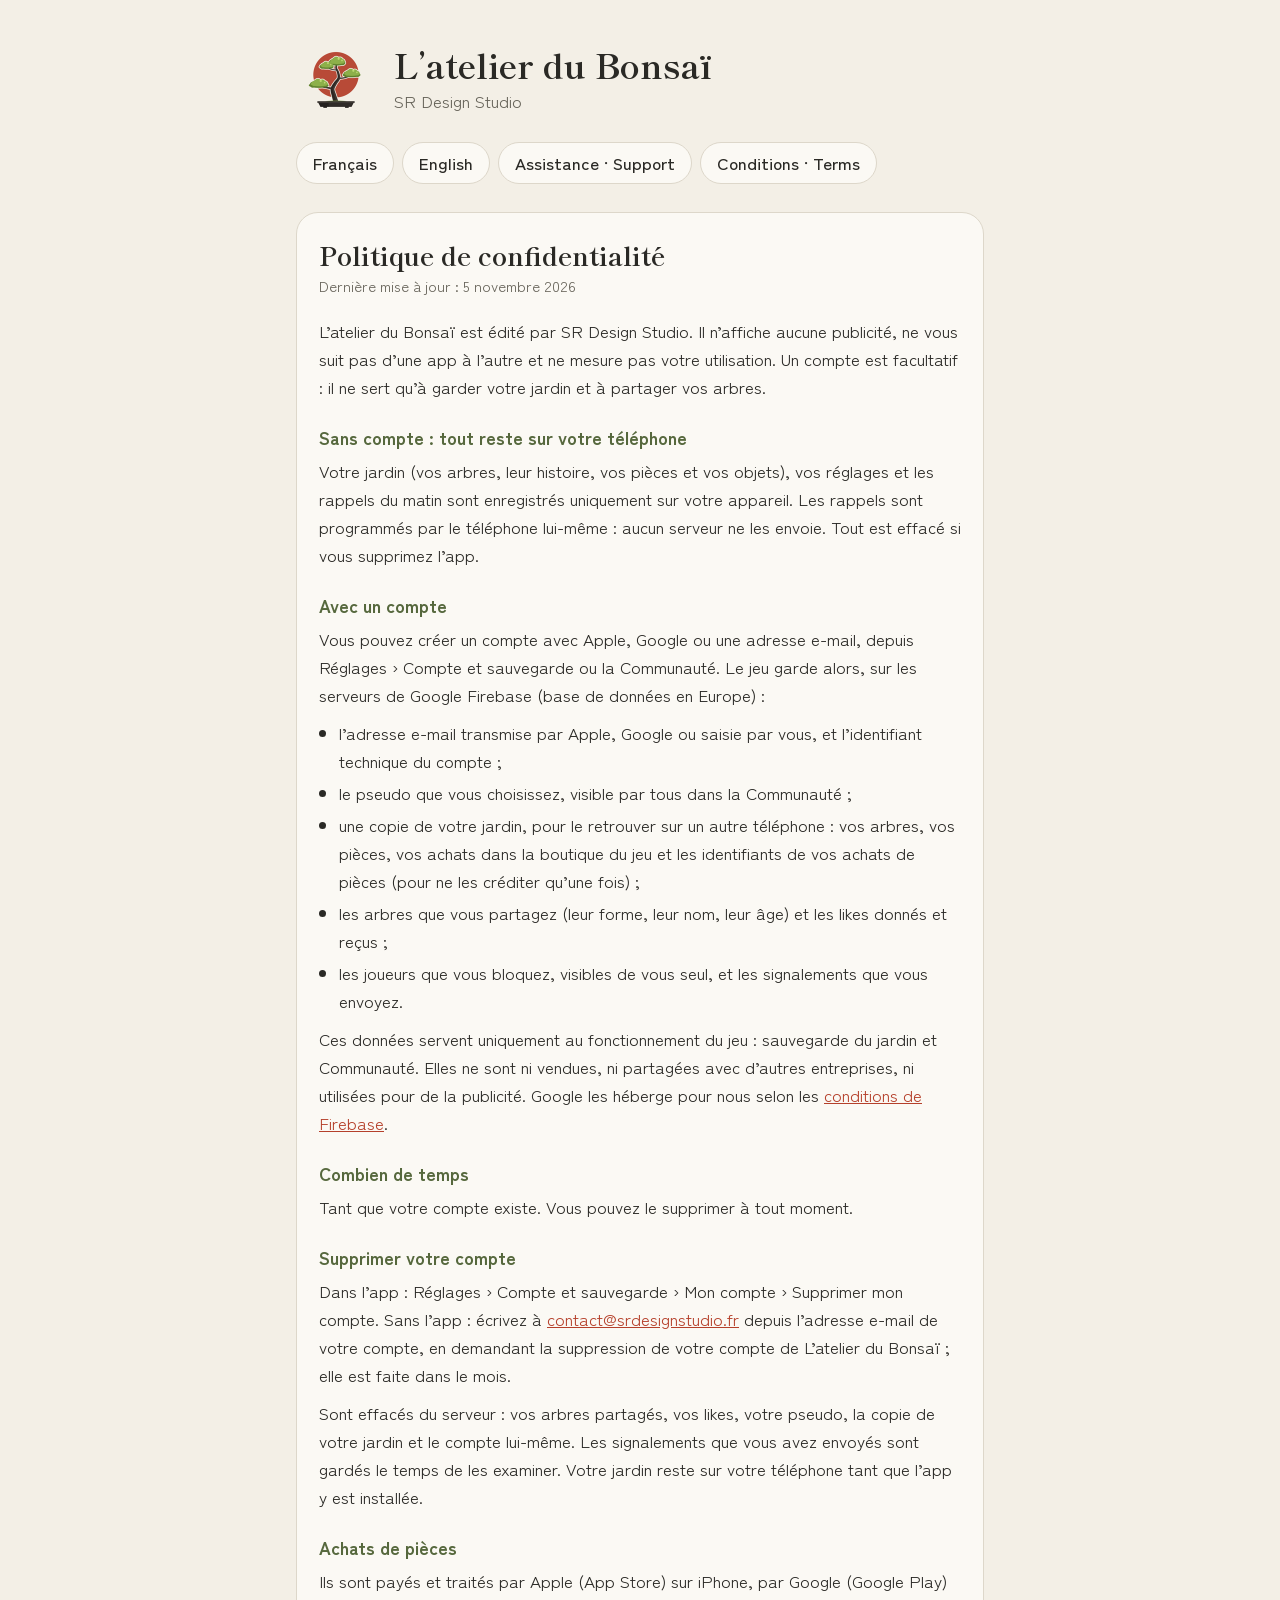
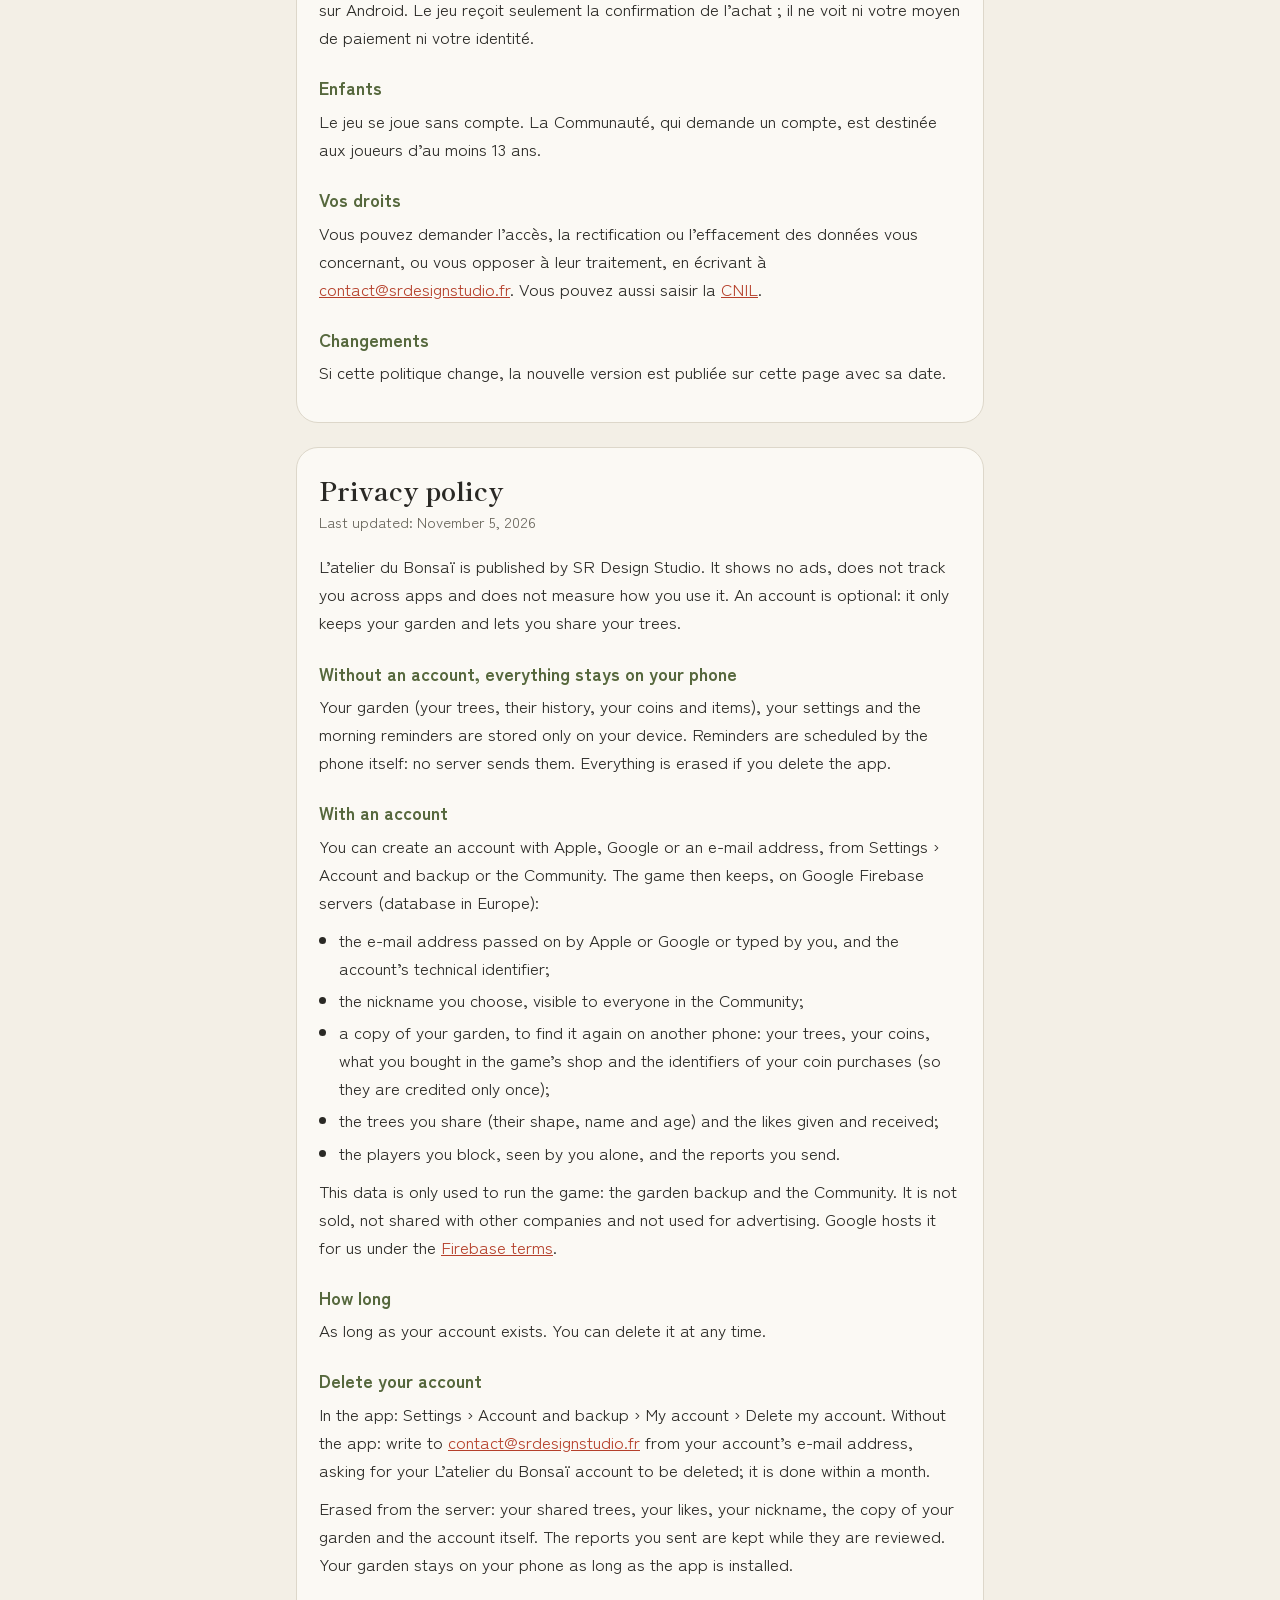
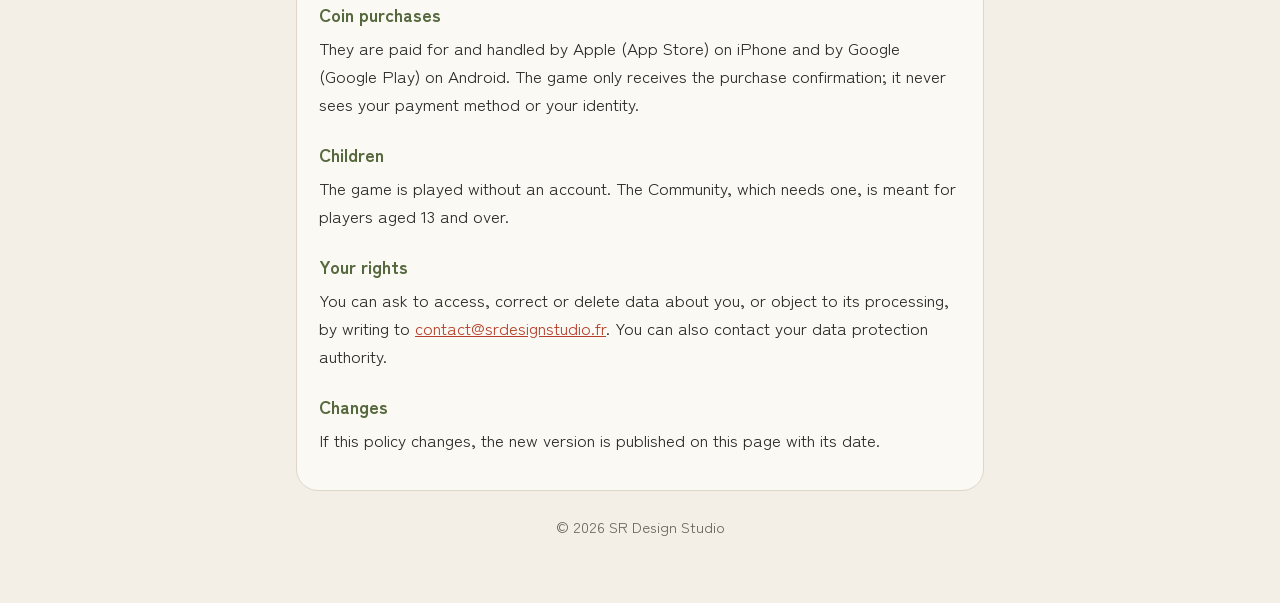
<file: index.html>
<!doctype html>
<html lang="fr">
<head>
<meta charset="utf-8">
<meta name="viewport" content="width=device-width, initial-scale=1">
<title>L’atelier du Bonsaï · Confidentialité</title>
<meta name="description" content="Politique de confidentialité du jeu L’atelier du Bonsaï, par SR Design Studio. Privacy policy of L’atelier du Bonsaï.">
<link rel="icon" href="icon.png">
<link rel="preconnect" href="https://fonts.googleapis.com">
<link rel="preconnect" href="https://fonts.gstatic.com" crossorigin>
<link href="https://fonts.googleapis.com/css2?family=Shippori+Mincho:wght@700&family=Zen+Kaku+Gothic+New:wght@400;500;700&display=swap" rel="stylesheet">
<link rel="stylesheet" href="style.css">
</head>
<body>
<main>
<header>
  <img src="icon.png" alt="">
  <div>
    <h1>L’atelier du Bonsaï</h1>
    <p class="by">SR Design Studio</p>
  </div>
</header>
<nav><a href="#fr">Français</a><a href="#en">English</a><a href="support/">Assistance · Support</a><a href="conditions/">Conditions · Terms</a></nav>

<section id="fr" lang="fr">
<h2>Politique de confidentialité</h2>
<p class="date">Dernière mise à jour : 5 novembre 2026</p>
<p>L’atelier du Bonsaï est édité par SR Design Studio. Il n’affiche aucune publicité, ne vous suit pas d’une app à l’autre et ne mesure pas votre utilisation. Un compte est facultatif : il ne sert qu’à garder votre jardin et à partager vos arbres.</p>

<h3>Sans compte : tout reste sur votre téléphone</h3>
<p>Votre jardin (vos arbres, leur histoire, vos pièces et vos objets), vos réglages et les rappels du matin sont enregistrés uniquement sur votre appareil. Les rappels sont programmés par le téléphone lui-même : aucun serveur ne les envoie. Tout est effacé si vous supprimez l’app.</p>

<h3>Avec un compte</h3>
<p>Vous pouvez créer un compte avec Apple, Google ou une adresse e-mail, depuis Réglages › Compte et sauvegarde ou la Communauté. Le jeu garde alors, sur les serveurs de Google Firebase (base de données en Europe) :</p>
<ul>
  <li>l’adresse e-mail transmise par Apple, Google ou saisie par vous, et l’identifiant technique du compte ;</li>
  <li>le pseudo que vous choisissez, visible par tous dans la Communauté ;</li>
  <li>une copie de votre jardin, pour le retrouver sur un autre téléphone : vos arbres, vos pièces, vos achats dans la boutique du jeu et les identifiants de vos achats de pièces (pour ne les créditer qu’une fois) ;</li>
  <li>les arbres que vous partagez (leur forme, leur nom, leur âge) et les likes donnés et reçus ;</li>
  <li>les joueurs que vous bloquez, visibles de vous seul, et les signalements que vous envoyez.</li>
</ul>
<p>Ces données servent uniquement au fonctionnement du jeu : sauvegarde du jardin et Communauté. Elles ne sont ni vendues, ni partagées avec d’autres entreprises, ni utilisées pour de la publicité. Google les héberge pour nous selon les <a href="https://firebase.google.com/support/privacy">conditions de Firebase</a>.</p>

<h3>Combien de temps</h3>
<p>Tant que votre compte existe. Vous pouvez le supprimer à tout moment.</p>

<h3 id="supprimer">Supprimer votre compte</h3>
<p>Dans l’app : Réglages › Compte et sauvegarde › Mon compte › Supprimer mon compte. Sans l’app : écrivez à <a href="mailto:contact@srdesignstudio.fr?subject=Supprimer%20mon%20compte%20L%E2%80%99atelier%20du%20Bonsa%C3%AF">contact@srdesignstudio.fr</a> depuis l’adresse e-mail de votre compte, en demandant la suppression de votre compte de L’atelier du Bonsaï ; elle est faite dans le mois.</p>
<p>Sont effacés du serveur : vos arbres partagés, vos likes, votre pseudo, la copie de votre jardin et le compte lui-même. Les signalements que vous avez envoyés sont gardés le temps de les examiner. Votre jardin reste sur votre téléphone tant que l’app y est installée.</p>

<h3>Achats de pièces</h3>
<p>Ils sont payés et traités par Apple (App Store) sur iPhone, par Google (Google Play) sur Android. Le jeu reçoit seulement la confirmation de l’achat ; il ne voit ni votre moyen de paiement ni votre identité.</p>

<h3>Enfants</h3>
<p>Le jeu se joue sans compte. La Communauté, qui demande un compte, est destinée aux joueurs d’au moins 13 ans.</p>

<h3>Vos droits</h3>
<p>Vous pouvez demander l’accès, la rectification ou l’effacement des données vous concernant, ou vous opposer à leur traitement, en écrivant à <a href="mailto:contact@srdesignstudio.fr">contact@srdesignstudio.fr</a>. Vous pouvez aussi saisir la <a href="https://www.cnil.fr">CNIL</a>.</p>

<h3>Changements</h3>
<p>Si cette politique change, la nouvelle version est publiée sur cette page avec sa date.</p>
</section>

<section id="en" lang="en">
<h2>Privacy policy</h2>
<p class="date">Last updated: November 5, 2026</p>
<p>L’atelier du Bonsaï is published by SR Design Studio. It shows no ads, does not track you across apps and does not measure how you use it. An account is optional: it only keeps your garden and lets you share your trees.</p>

<h3>Without an account, everything stays on your phone</h3>
<p>Your garden (your trees, their history, your coins and items), your settings and the morning reminders are stored only on your device. Reminders are scheduled by the phone itself: no server sends them. Everything is erased if you delete the app.</p>

<h3>With an account</h3>
<p>You can create an account with Apple, Google or an e-mail address, from Settings › Account and backup or the Community. The game then keeps, on Google Firebase servers (database in Europe):</p>
<ul>
  <li>the e-mail address passed on by Apple or Google or typed by you, and the account’s technical identifier;</li>
  <li>the nickname you choose, visible to everyone in the Community;</li>
  <li>a copy of your garden, to find it again on another phone: your trees, your coins, what you bought in the game’s shop and the identifiers of your coin purchases (so they are credited only once);</li>
  <li>the trees you share (their shape, name and age) and the likes given and received;</li>
  <li>the players you block, seen by you alone, and the reports you send.</li>
</ul>
<p>This data is only used to run the game: the garden backup and the Community. It is not sold, not shared with other companies and not used for advertising. Google hosts it for us under the <a href="https://firebase.google.com/support/privacy">Firebase terms</a>.</p>

<h3>How long</h3>
<p>As long as your account exists. You can delete it at any time.</p>

<h3 id="delete-account">Delete your account</h3>
<p>In the app: Settings › Account and backup › My account › Delete my account. Without the app: write to <a href="mailto:contact@srdesignstudio.fr?subject=Delete%20my%20L%E2%80%99atelier%20du%20Bonsa%C3%AF%20account">contact@srdesignstudio.fr</a> from your account’s e-mail address, asking for your L’atelier du Bonsaï account to be deleted; it is done within a month.</p>
<p>Erased from the server: your shared trees, your likes, your nickname, the copy of your garden and the account itself. The reports you sent are kept while they are reviewed. Your garden stays on your phone as long as the app is installed.</p>

<h3>Coin purchases</h3>
<p>They are paid for and handled by Apple (App Store) on iPhone and by Google (Google Play) on Android. The game only receives the purchase confirmation; it never sees your payment method or your identity.</p>

<h3>Children</h3>
<p>The game is played without an account. The Community, which needs one, is meant for players aged 13 and over.</p>

<h3>Your rights</h3>
<p>You can ask to access, correct or delete data about you, or object to its processing, by writing to <a href="mailto:contact@srdesignstudio.fr">contact@srdesignstudio.fr</a>. You can also contact your data protection authority.</p>

<h3>Changes</h3>
<p>If this policy changes, the new version is published on this page with its date.</p>
</section>

<footer>© 2026 SR Design Studio</footer>
</main>
</body>
</html>
</file>
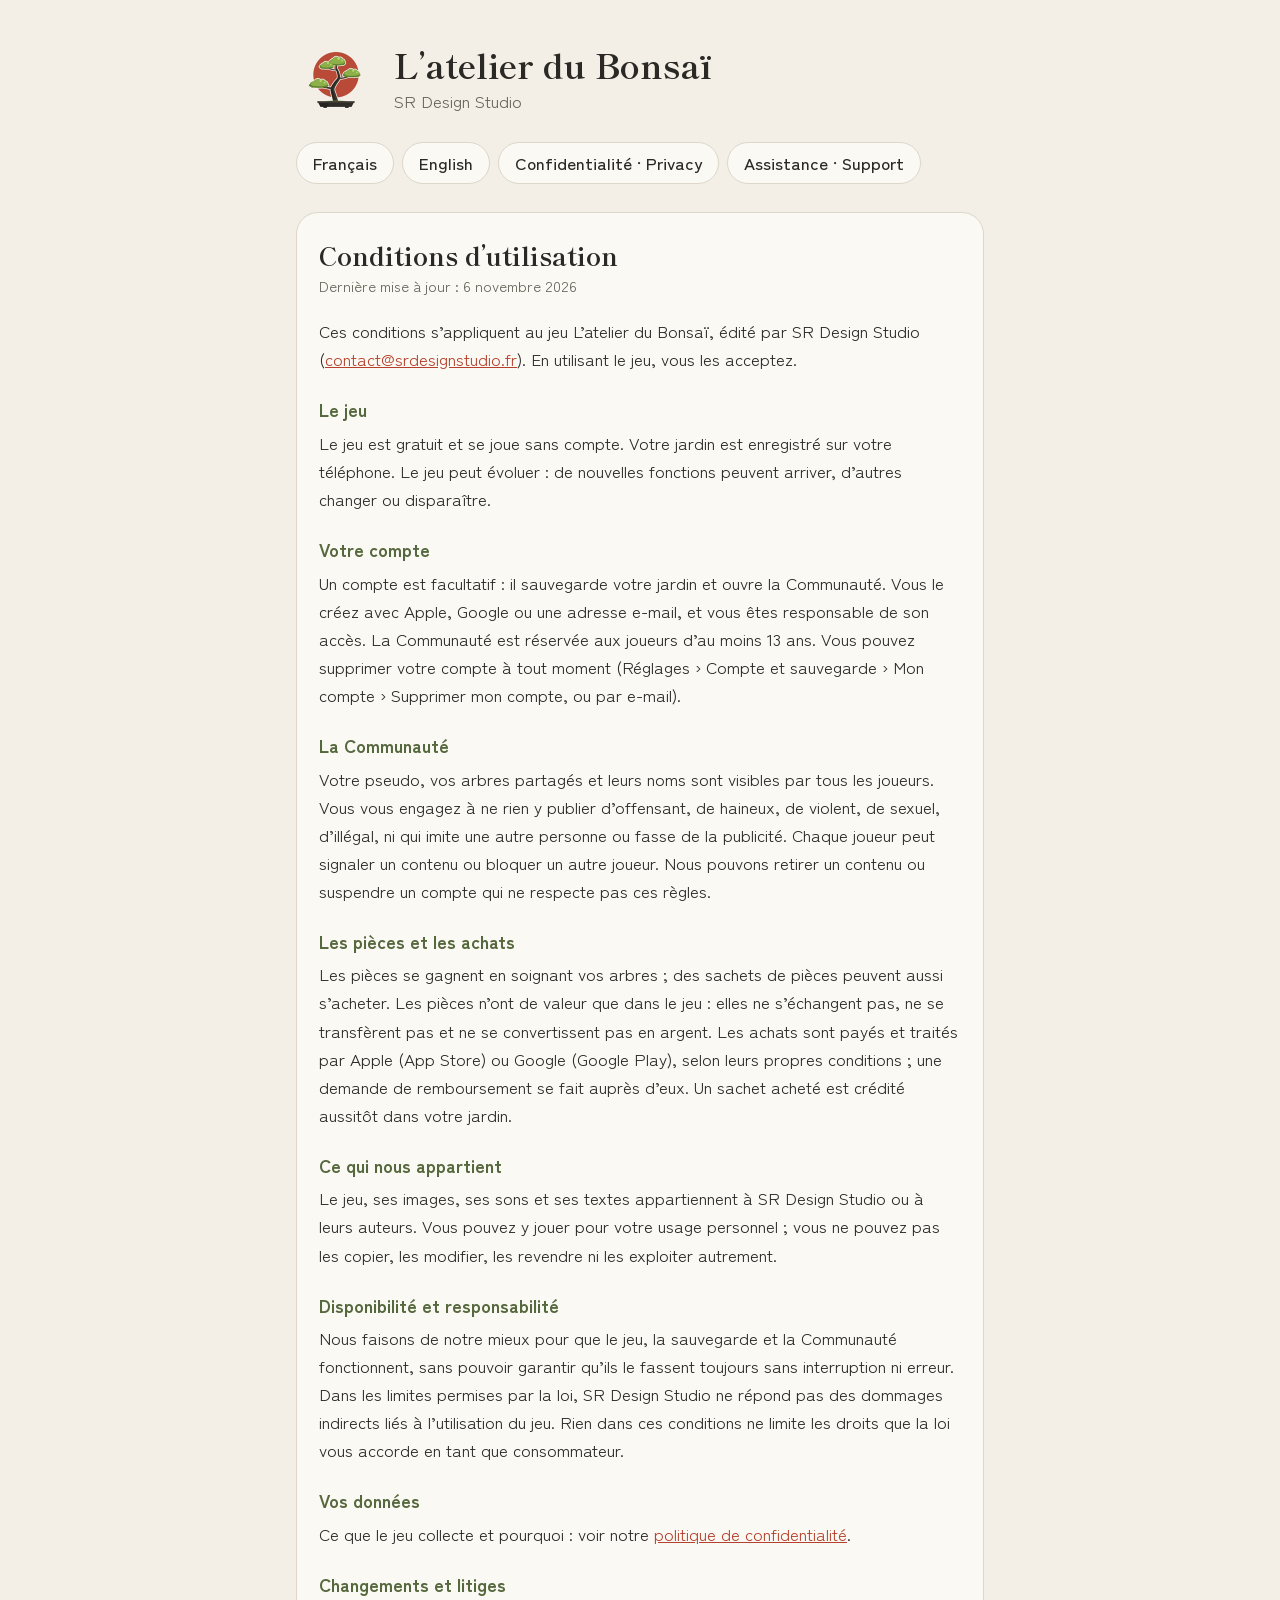
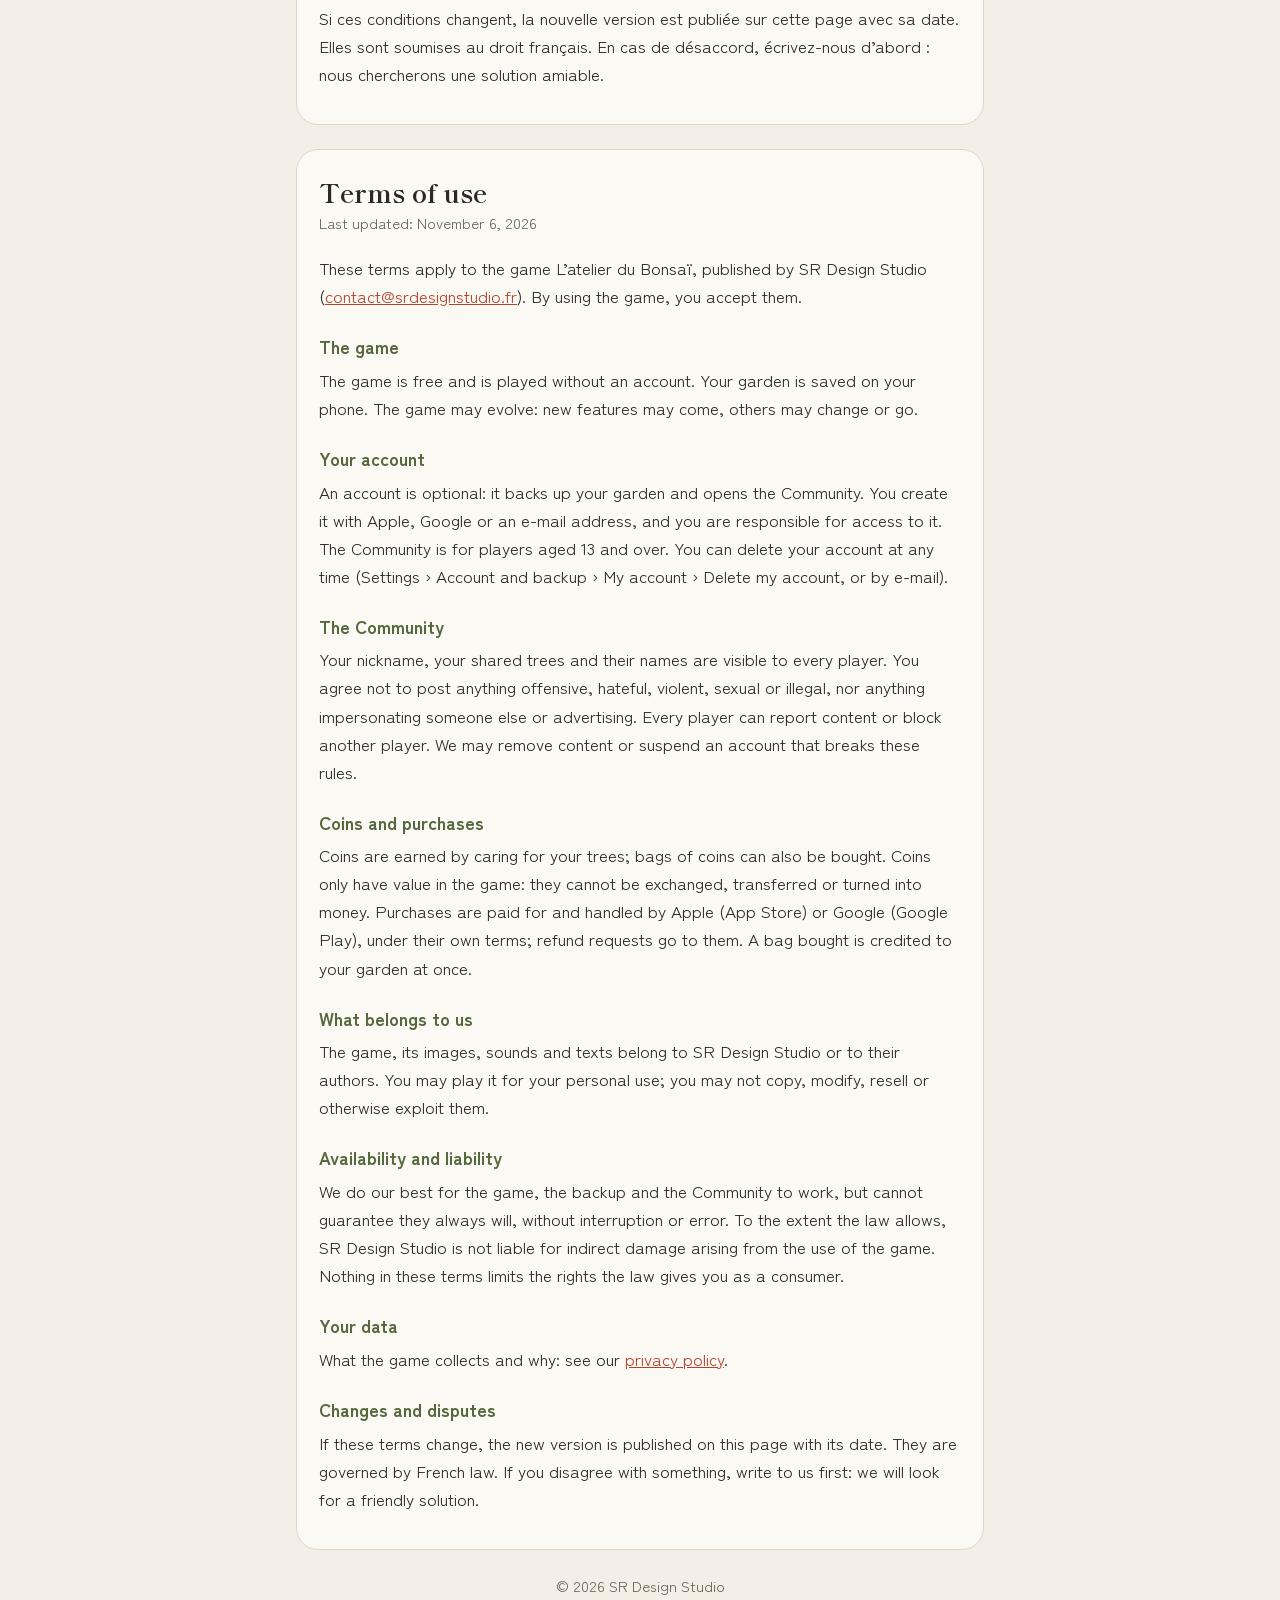
<file: conditions/index.html>
<!doctype html>
<html lang="fr">
<head>
<meta charset="utf-8">
<meta name="viewport" content="width=device-width, initial-scale=1">
<title>L’atelier du Bonsaï · Conditions d’utilisation</title>
<meta name="description" content="Conditions d’utilisation du jeu L’atelier du Bonsaï, par SR Design Studio. Terms of use of L’atelier du Bonsaï.">
<link rel="icon" href="../icon.png">
<link rel="preconnect" href="https://fonts.googleapis.com">
<link rel="preconnect" href="https://fonts.gstatic.com" crossorigin>
<link href="https://fonts.googleapis.com/css2?family=Shippori+Mincho:wght@700&family=Zen+Kaku+Gothic+New:wght@400;500;700&display=swap" rel="stylesheet">
<link rel="stylesheet" href="../style.css">
</head>
<body>
<main>
<header>
  <img src="../icon.png" alt="">
  <div>
    <h1>L’atelier du Bonsaï</h1>
    <p class="by">SR Design Studio</p>
  </div>
</header>
<nav><a href="#fr">Français</a><a href="#en">English</a><a href="../">Confidentialité · Privacy</a><a href="../support/">Assistance · Support</a></nav>

<section id="fr" lang="fr">
<h2>Conditions d’utilisation</h2>
<p class="date">Dernière mise à jour : 6 novembre 2026</p>
<p>Ces conditions s’appliquent au jeu L’atelier du Bonsaï, édité par SR Design Studio (<a href="mailto:contact@srdesignstudio.fr">contact@srdesignstudio.fr</a>). En utilisant le jeu, vous les acceptez.</p>

<h3>Le jeu</h3>
<p>Le jeu est gratuit et se joue sans compte. Votre jardin est enregistré sur votre téléphone. Le jeu peut évoluer : de nouvelles fonctions peuvent arriver, d’autres changer ou disparaître.</p>

<h3>Votre compte</h3>
<p>Un compte est facultatif : il sauvegarde votre jardin et ouvre la Communauté. Vous le créez avec Apple, Google ou une adresse e-mail, et vous êtes responsable de son accès. La Communauté est réservée aux joueurs d’au moins 13 ans. Vous pouvez supprimer votre compte à tout moment (Réglages › Compte et sauvegarde › Mon compte › Supprimer mon compte, ou par e-mail).</p>

<h3>La Communauté</h3>
<p>Votre pseudo, vos arbres partagés et leurs noms sont visibles par tous les joueurs. Vous vous engagez à ne rien y publier d’offensant, de haineux, de violent, de sexuel, d’illégal, ni qui imite une autre personne ou fasse de la publicité. Chaque joueur peut signaler un contenu ou bloquer un autre joueur. Nous pouvons retirer un contenu ou suspendre un compte qui ne respecte pas ces règles.</p>

<h3>Les pièces et les achats</h3>
<p>Les pièces se gagnent en soignant vos arbres ; des sachets de pièces peuvent aussi s’acheter. Les pièces n’ont de valeur que dans le jeu : elles ne s’échangent pas, ne se transfèrent pas et ne se convertissent pas en argent. Les achats sont payés et traités par Apple (App Store) ou Google (Google Play), selon leurs propres conditions ; une demande de remboursement se fait auprès d’eux. Un sachet acheté est crédité aussitôt dans votre jardin.</p>

<h3>Ce qui nous appartient</h3>
<p>Le jeu, ses images, ses sons et ses textes appartiennent à SR Design Studio ou à leurs auteurs. Vous pouvez y jouer pour votre usage personnel ; vous ne pouvez pas les copier, les modifier, les revendre ni les exploiter autrement.</p>

<h3>Disponibilité et responsabilité</h3>
<p>Nous faisons de notre mieux pour que le jeu, la sauvegarde et la Communauté fonctionnent, sans pouvoir garantir qu’ils le fassent toujours sans interruption ni erreur. Dans les limites permises par la loi, SR Design Studio ne répond pas des dommages indirects liés à l’utilisation du jeu. Rien dans ces conditions ne limite les droits que la loi vous accorde en tant que consommateur.</p>

<h3>Vos données</h3>
<p>Ce que le jeu collecte et pourquoi : voir notre <a href="../">politique de confidentialité</a>.</p>

<h3>Changements et litiges</h3>
<p>Si ces conditions changent, la nouvelle version est publiée sur cette page avec sa date. Elles sont soumises au droit français. En cas de désaccord, écrivez-nous d’abord : nous chercherons une solution amiable.</p>
</section>

<section id="en" lang="en">
<h2>Terms of use</h2>
<p class="date">Last updated: November 6, 2026</p>
<p>These terms apply to the game L’atelier du Bonsaï, published by SR Design Studio (<a href="mailto:contact@srdesignstudio.fr">contact@srdesignstudio.fr</a>). By using the game, you accept them.</p>

<h3>The game</h3>
<p>The game is free and is played without an account. Your garden is saved on your phone. The game may evolve: new features may come, others may change or go.</p>

<h3>Your account</h3>
<p>An account is optional: it backs up your garden and opens the Community. You create it with Apple, Google or an e-mail address, and you are responsible for access to it. The Community is for players aged 13 and over. You can delete your account at any time (Settings › Account and backup › My account › Delete my account, or by e-mail).</p>

<h3>The Community</h3>
<p>Your nickname, your shared trees and their names are visible to every player. You agree not to post anything offensive, hateful, violent, sexual or illegal, nor anything impersonating someone else or advertising. Every player can report content or block another player. We may remove content or suspend an account that breaks these rules.</p>

<h3>Coins and purchases</h3>
<p>Coins are earned by caring for your trees; bags of coins can also be bought. Coins only have value in the game: they cannot be exchanged, transferred or turned into money. Purchases are paid for and handled by Apple (App Store) or Google (Google Play), under their own terms; refund requests go to them. A bag bought is credited to your garden at once.</p>

<h3>What belongs to us</h3>
<p>The game, its images, sounds and texts belong to SR Design Studio or to their authors. You may play it for your personal use; you may not copy, modify, resell or otherwise exploit them.</p>

<h3>Availability and liability</h3>
<p>We do our best for the game, the backup and the Community to work, but cannot guarantee they always will, without interruption or error. To the extent the law allows, SR Design Studio is not liable for indirect damage arising from the use of the game. Nothing in these terms limits the rights the law gives you as a consumer.</p>

<h3>Your data</h3>
<p>What the game collects and why: see our <a href="../#en">privacy policy</a>.</p>

<h3>Changes and disputes</h3>
<p>If these terms change, the new version is published on this page with its date. They are governed by French law. If you disagree with something, write to us first: we will look for a friendly solution.</p>
</section>

<footer>© 2026 SR Design Studio</footer>
</main>
</body>
</html>
</file>
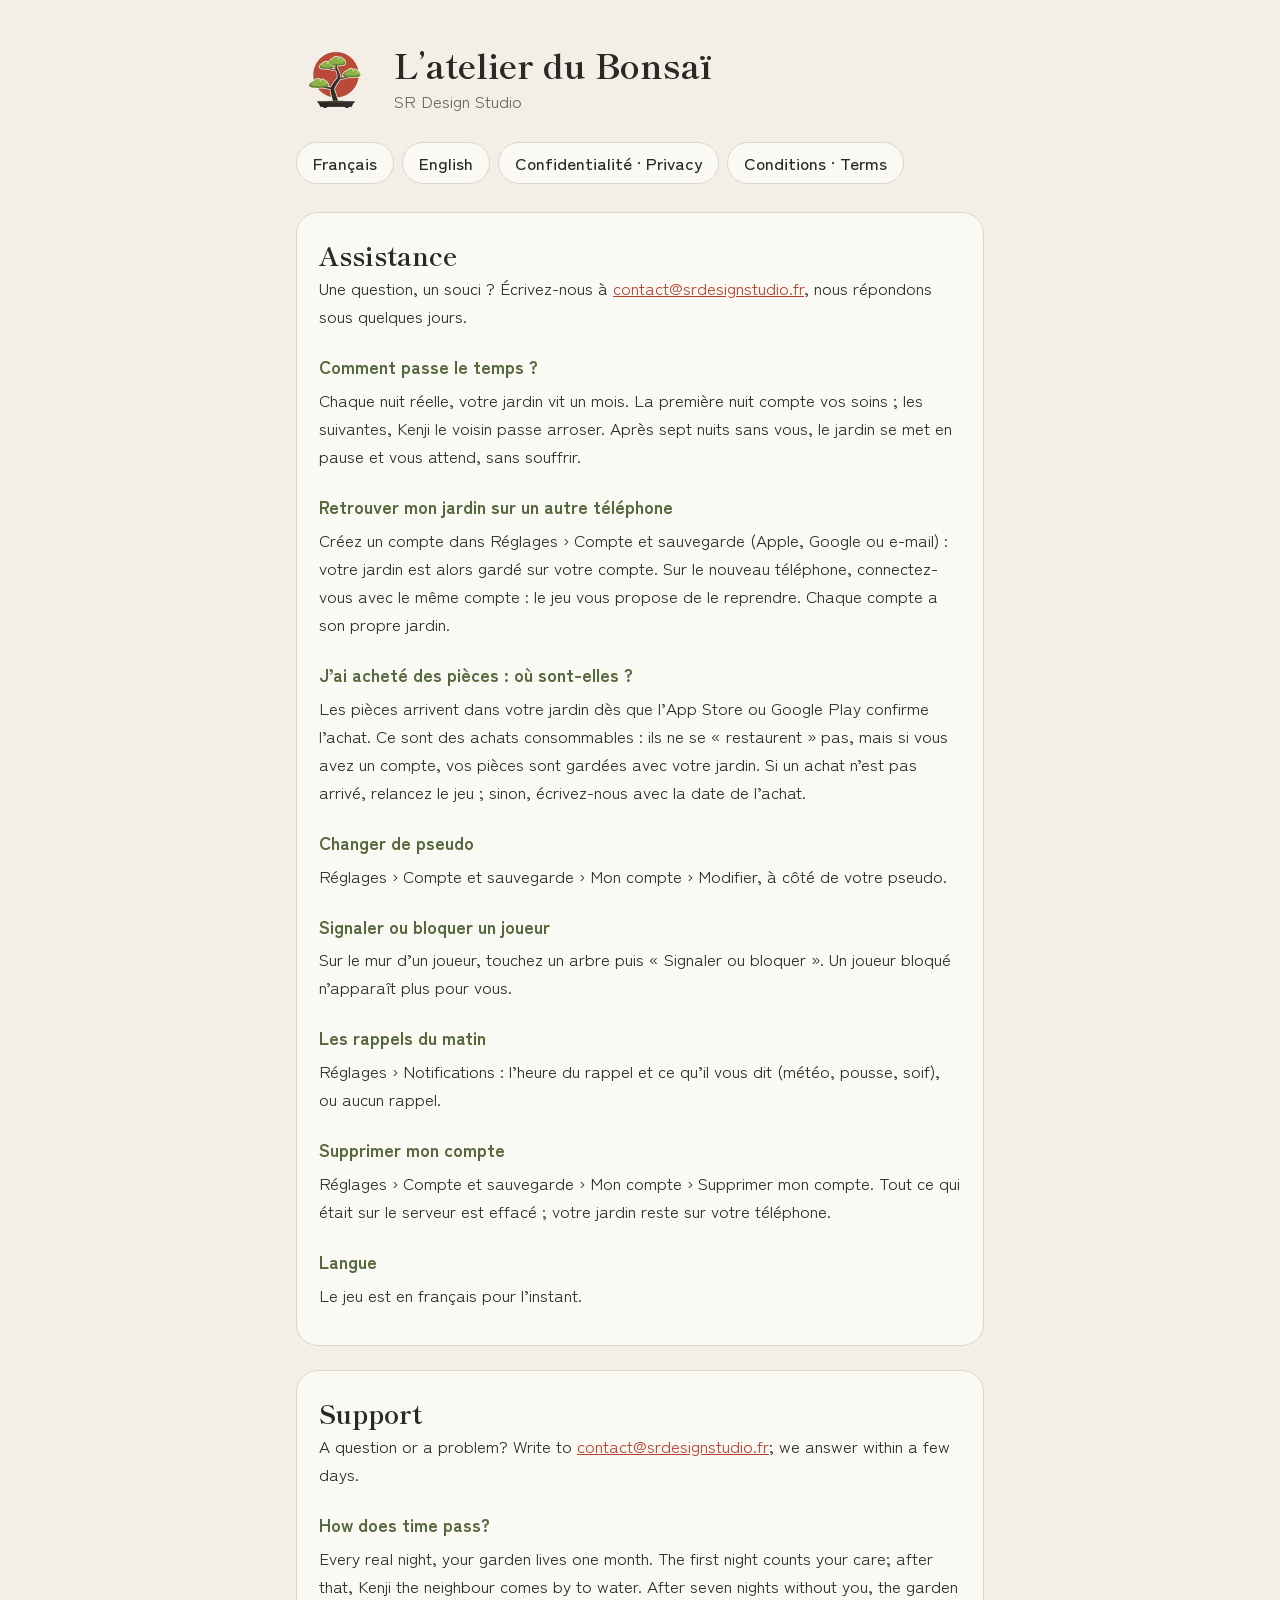
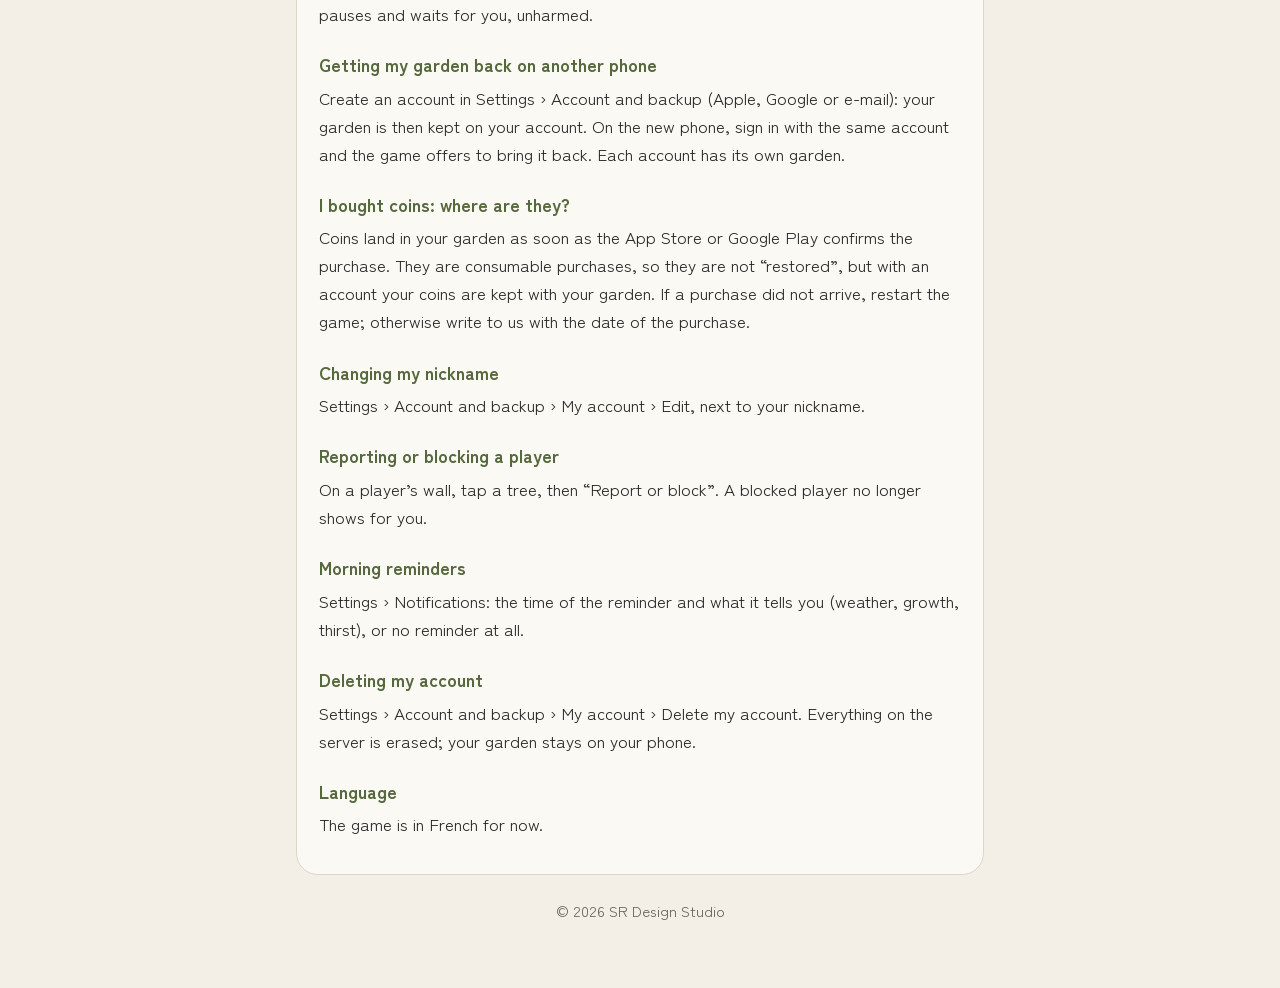
<file: support/index.html>
<!doctype html>
<html lang="fr">
<head>
<meta charset="utf-8">
<meta name="viewport" content="width=device-width, initial-scale=1">
<title>L’atelier du Bonsaï · Assistance</title>
<meta name="description" content="Assistance du jeu L’atelier du Bonsaï, par SR Design Studio. Support for L’atelier du Bonsaï.">
<link rel="icon" href="../icon.png">
<link rel="preconnect" href="https://fonts.googleapis.com">
<link rel="preconnect" href="https://fonts.gstatic.com" crossorigin>
<link href="https://fonts.googleapis.com/css2?family=Shippori+Mincho:wght@700&family=Zen+Kaku+Gothic+New:wght@400;500;700&display=swap" rel="stylesheet">
<link rel="stylesheet" href="../style.css">
</head>
<body>
<main>
<header>
  <img src="../icon.png" alt="">
  <div>
    <h1>L’atelier du Bonsaï</h1>
    <p class="by">SR Design Studio</p>
  </div>
</header>
<nav><a href="#fr">Français</a><a href="#en">English</a><a href="../">Confidentialité · Privacy</a><a href="../conditions/">Conditions · Terms</a></nav>

<section id="fr" lang="fr">
<h2>Assistance</h2>
<p>Une question, un souci ? Écrivez-nous à <a href="mailto:contact@srdesignstudio.fr">contact@srdesignstudio.fr</a>, nous répondons sous quelques jours.</p>

<h3>Comment passe le temps ?</h3>
<p>Chaque nuit réelle, votre jardin vit un mois. La première nuit compte vos soins ; les suivantes, Kenji le voisin passe arroser. Après sept nuits sans vous, le jardin se met en pause et vous attend, sans souffrir.</p>

<h3>Retrouver mon jardin sur un autre téléphone</h3>
<p>Créez un compte dans Réglages › Compte et sauvegarde (Apple, Google ou e-mail) : votre jardin est alors gardé sur votre compte. Sur le nouveau téléphone, connectez-vous avec le même compte : le jeu vous propose de le reprendre. Chaque compte a son propre jardin.</p>

<h3>J’ai acheté des pièces : où sont-elles ?</h3>
<p>Les pièces arrivent dans votre jardin dès que l’App Store ou Google Play confirme l’achat. Ce sont des achats consommables : ils ne se « restaurent » pas, mais si vous avez un compte, vos pièces sont gardées avec votre jardin. Si un achat n’est pas arrivé, relancez le jeu ; sinon, écrivez-nous avec la date de l’achat.</p>

<h3>Changer de pseudo</h3>
<p>Réglages › Compte et sauvegarde › Mon compte › Modifier, à côté de votre pseudo.</p>

<h3>Signaler ou bloquer un joueur</h3>
<p>Sur le mur d’un joueur, touchez un arbre puis « Signaler ou bloquer ». Un joueur bloqué n’apparaît plus pour vous.</p>

<h3>Les rappels du matin</h3>
<p>Réglages › Notifications : l’heure du rappel et ce qu’il vous dit (météo, pousse, soif), ou aucun rappel.</p>

<h3>Supprimer mon compte</h3>
<p>Réglages › Compte et sauvegarde › Mon compte › Supprimer mon compte. Tout ce qui était sur le serveur est effacé ; votre jardin reste sur votre téléphone.</p>

<h3>Langue</h3>
<p>Le jeu est en français pour l’instant.</p>
</section>

<section id="en" lang="en">
<h2>Support</h2>
<p>A question or a problem? Write to <a href="mailto:contact@srdesignstudio.fr">contact@srdesignstudio.fr</a>; we answer within a few days.</p>

<h3>How does time pass?</h3>
<p>Every real night, your garden lives one month. The first night counts your care; after that, Kenji the neighbour comes by to water. After seven nights without you, the garden pauses and waits for you, unharmed.</p>

<h3>Getting my garden back on another phone</h3>
<p>Create an account in Settings › Account and backup (Apple, Google or e-mail): your garden is then kept on your account. On the new phone, sign in with the same account and the game offers to bring it back. Each account has its own garden.</p>

<h3>I bought coins: where are they?</h3>
<p>Coins land in your garden as soon as the App Store or Google Play confirms the purchase. They are consumable purchases, so they are not “restored”, but with an account your coins are kept with your garden. If a purchase did not arrive, restart the game; otherwise write to us with the date of the purchase.</p>

<h3>Changing my nickname</h3>
<p>Settings › Account and backup › My account › Edit, next to your nickname.</p>

<h3>Reporting or blocking a player</h3>
<p>On a player’s wall, tap a tree, then “Report or block”. A blocked player no longer shows for you.</p>

<h3>Morning reminders</h3>
<p>Settings › Notifications: the time of the reminder and what it tells you (weather, growth, thirst), or no reminder at all.</p>

<h3>Deleting my account</h3>
<p>Settings › Account and backup › My account › Delete my account. Everything on the server is erased; your garden stays on your phone.</p>

<h3>Language</h3>
<p>The game is in French for now.</p>
</section>

<footer>© 2026 SR Design Studio</footer>
</main>
</body>
</html>
</file>
<file: style.css>
:root {
  --bg: #F3EFE6;
  --card: #FBF9F4;
  --ink: #2A2925;
  --muted: #67645A;
  --line: #DDD7CA;
  --moss: #56683D;
  --seal: #B5402B;
  color-scheme: light dark;
}
@media (prefers-color-scheme: dark) {
  :root {
    --bg: #1F1E1B;
    --card: #2A2925;
    --ink: #F3EFE6;
    --muted: #B3AEA3;
    --line: #3D3B36;
    --moss: #9DBB6A;
    --seal: #E07A62;
  }
}
* { box-sizing: border-box; }
body {
  margin: 0;
  background: var(--bg);
  color: var(--ink);
  font: 17px/1.65 'Zen Kaku Gothic New', -apple-system, system-ui, sans-serif;
}
main { max-width: 720px; margin: 0 auto; padding: 40px 16px 64px; }
header { display: flex; gap: 18px; align-items: center; margin-bottom: 22px; }
header img { width: 80px; height: 80px; border-radius: 18px; flex: none; }
h1 { font: 700 34px/1.15 'Shippori Mincho', Georgia, serif; margin: 0; }
.by { color: var(--muted); margin: 2px 0 0; }
nav { display: flex; flex-wrap: wrap; gap: 8px; margin-bottom: 28px; }
nav a {
  color: var(--ink); text-decoration: none; font-weight: 500;
  border: 1.5px solid var(--line); border-radius: 999px; padding: 6px 16px; background: var(--card);
}
section { background: var(--card); border: 1px solid var(--line); border-radius: 22px; padding: 26px 22px; margin-bottom: 24px; }
h2 { font: 700 26px/1.2 'Shippori Mincho', Georgia, serif; margin: 0 0 4px; }
.date { color: var(--muted); margin: 0 0 18px; font-size: 15px; }
h3 { font-size: 18px; font-weight: 700; margin: 22px 0 4px; color: var(--moss); }
p, ul { margin: 0 0 10px; }
ul { padding-left: 20px; }
li { margin-bottom: 4px; }
a { color: var(--seal); }
footer { color: var(--muted); font-size: 15px; text-align: center; }
</file>
